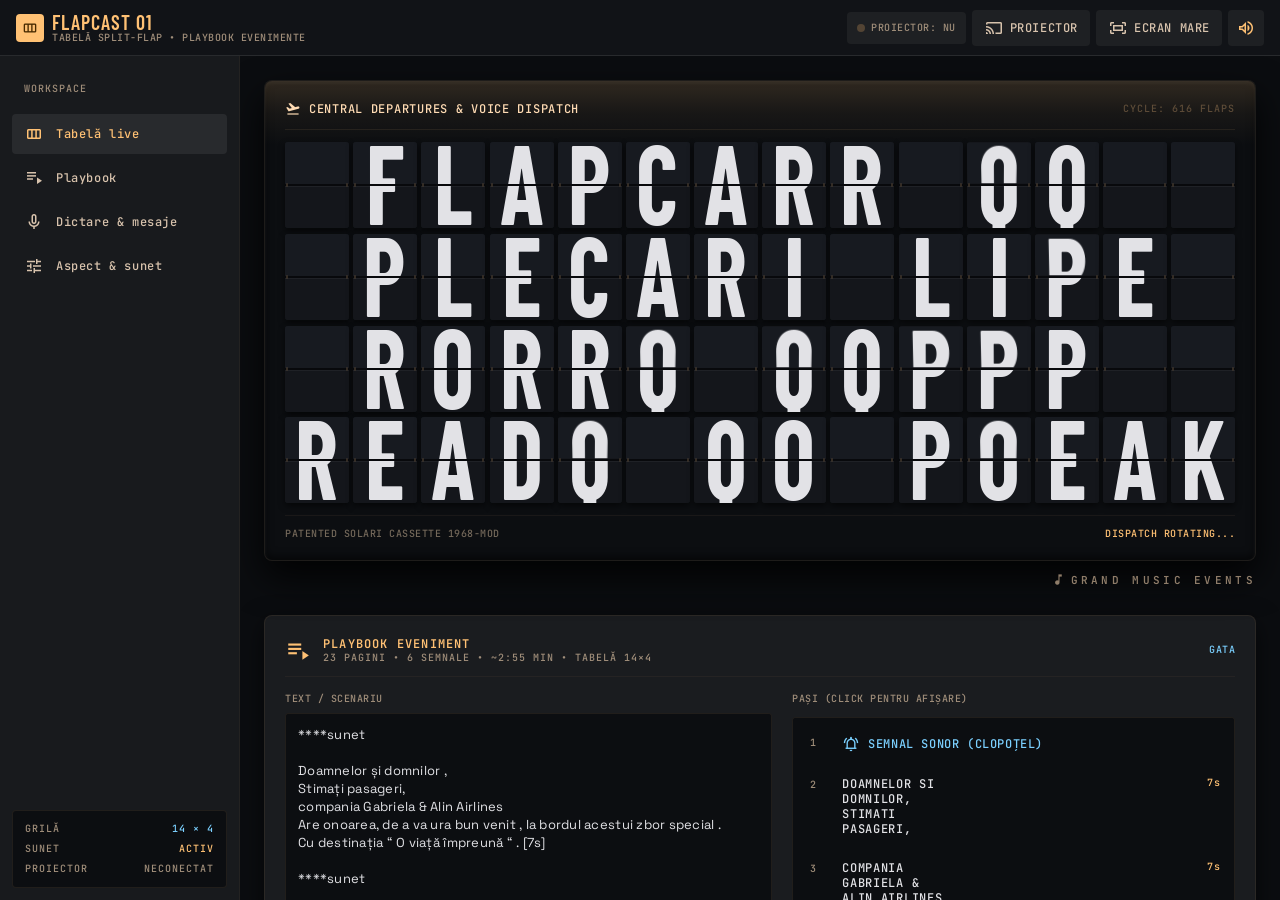
<file: index.html>
<!DOCTYPE html>
<html class="dark" lang="ro" data-theme="solari">
<head>
<meta charset="utf-8"/>
<meta name="viewport" content="width=device-width, initial-scale=1.0, viewport-fit=cover"/>
<title>FlapCast 01 – Tabelă Split-Flap</title>
<link rel="icon" href="data:image/svg+xml,%3Csvg xmlns='http://www.w3.org/2000/svg' viewBox='0 0 32 32'%3E%3Crect width='32' height='32' rx='6' fill='%23171a20'/%3E%3Crect x='4' y='4' width='24' height='11' rx='2' fill='%23282a2d'/%3E%3Crect x='4' y='17' width='24' height='11' rx='2' fill='%231e2023'/%3E%3Ctext x='16' y='25' font-family='Arial' font-weight='700' font-size='18' text-anchor='middle' fill='%23ffc174'%3EF%3C/text%3E%3C/svg%3E"/>
<link rel="stylesheet" href="css/fonts.css"/>
<link rel="stylesheet" href="css/app.css"/>
</head>
<body class="bg-[#0b0d10] text-on-surface font-body-md text-body-md min-h-screen lg:h-screen lg:overflow-hidden flex flex-col select-none">

<!-- ================= APP HEADER ================= -->
<header class="fc-app-header h-14 shrink-0 bg-[#111317] border-b border-[#282a2d] flex items-center justify-between px-3 sm:px-4 z-40 sticky top-0">
  <div class="flex items-center gap-2 min-w-0">
    <div class="w-7 h-7 rounded-lg bg-primary flex items-center justify-center shadow-sm shrink-0">
      <span class="material-symbols-outlined text-[18px] text-on-primary">view_column</span>
    </div>
    <div class="flex flex-col min-w-0">
      <span class="font-headline-sm text-headline-sm tracking-wider uppercase text-primary leading-none">FlapCast 01</span>
      <span class="font-label-sm text-label-sm text-outline uppercase tracking-wider truncate">Tabelă Split-Flap • Playbook evenimente</span>
    </div>
  </div>
  <div class="flex items-center gap-1.5">
    <span class="hidden sm:flex items-center gap-1.5 px-2.5 h-8 rounded-lg bg-surface-container font-label-sm text-label-sm uppercase tracking-wider text-outline" id="projectorStatus">
      <span class="w-2 h-2 rounded-full bg-outline-variant" id="projectorLed"></span><span id="projectorLabel">Proiector: nu</span>
    </span>
    <button class="h-9 w-9 sm:w-auto sm:px-3 rounded-lg bg-surface-container hover:bg-surface-container-high text-on-surface-variant hover:text-primary flex items-center justify-center gap-1.5 transition-colors" id="projectorBtn" title="Deschide o fereastră separată pentru proiector / ecranul mare">
      <span class="material-symbols-outlined text-[20px]">cast</span><span class="hidden md:inline font-label-md text-label-md uppercase tracking-wider">Proiector</span>
    </button>
    <button class="h-9 w-9 sm:w-auto sm:px-3 rounded-lg bg-surface-container hover:bg-surface-container-high text-on-surface-variant hover:text-primary flex items-center justify-center gap-1.5 transition-colors" id="presentBtn" title="Ecran mare (F)">
      <span class="material-symbols-outlined text-[20px]">fit_screen</span><span class="hidden md:inline font-label-md text-label-md uppercase tracking-wider">Ecran mare</span>
    </button>
    <button aria-label="Sunet pornit / oprit" class="h-9 w-9 rounded-lg bg-surface-container hover:bg-surface-container-high text-primary flex items-center justify-center transition-colors" id="topSoundToggleBtn" title="Sunet pornit / oprit">
      <span class="material-symbols-outlined text-[20px]" id="topSoundIcon">volume_up</span>
    </button>
  </div>
</header>

<div class="flex flex-1 min-h-0">
  <!-- ================= SIDEBAR (laptop) ================= -->
  <aside class="hidden lg:flex w-60 shrink-0 bg-surface-container-low/90 border-r border-outline-variant/20 flex-col justify-between p-3">
    <nav class="flex flex-col gap-1" id="sideNav">
      <div class="px-3 py-2 mb-1"><span class="font-label-sm text-label-sm uppercase tracking-widest text-outline">Workspace</span></div>
      <button class="fc-nav flex items-center gap-3 px-3 py-2.5 rounded-lg font-label-md text-label-md tracking-wider transition-all text-on-surface-variant hover:text-primary hover:bg-surface-container" data-nav="sec-board"><span class="material-symbols-outlined text-[20px]">view_column</span><span>Tabelă live</span></button>
      <button class="fc-nav flex items-center gap-3 px-3 py-2.5 rounded-lg font-label-md text-label-md tracking-wider transition-all text-on-surface-variant hover:text-primary hover:bg-surface-container" data-nav="sec-playbook"><span class="material-symbols-outlined text-[20px]">playlist_play</span><span>Playbook</span></button>
      <button class="fc-nav flex items-center gap-3 px-3 py-2.5 rounded-lg font-label-md text-label-md tracking-wider transition-all text-on-surface-variant hover:text-primary hover:bg-surface-container" data-nav="sec-dictate"><span class="material-symbols-outlined text-[20px]">mic</span><span>Dictare & mesaje</span></button>
      <button class="fc-nav flex items-center gap-3 px-3 py-2.5 rounded-lg font-label-md text-label-md tracking-wider transition-all text-on-surface-variant hover:text-primary hover:bg-surface-container" data-nav="sec-config"><span class="material-symbols-outlined text-[20px]">tune</span><span>Aspect & sunet</span></button>
    </nav>
    <div class="p-3 rounded-lg bg-surface-container-lowest border border-outline-variant/30 flex flex-col gap-2">
      <div class="flex items-center justify-between">
        <span class="font-label-sm text-label-sm text-outline">GRILĂ</span>
        <span class="font-label-sm text-label-sm text-secondary" id="sidebarGrid">14 × 4</span>
      </div>
      <div class="flex items-center justify-between">
        <span class="font-label-sm text-label-sm text-outline">SUNET</span>
        <span class="font-label-sm text-label-sm text-primary" id="sidebarSoundStatus">ACTIV</span>
      </div>
      <div class="flex items-center justify-between">
        <span class="font-label-sm text-label-sm text-outline">PROIECTOR</span>
        <span class="font-label-sm text-label-sm text-outline" id="sidebarProjector">NECONECTAT</span>
      </div>
    </div>
  </aside>

  <!-- ================= MAIN ================= -->
  <main class="flex-1 min-w-0 lg:overflow-y-auto p-3 sm:p-5 lg:p-6 pb-28 lg:pb-8 flex flex-col gap-5 lg:gap-6" id="mainScroll">

    <!-- ===== BOARD ===== -->
    <section id="sec-board" class="fc-section">
      <div class="fc-chassis relative w-full rounded-xl p-3 sm:p-5 overflow-hidden mx-auto">
        <div class="absolute inset-x-0 top-0 h-16 bg-gradient-to-b from-primary/15 via-primary/5 to-transparent pointer-events-none"></div>
        <div class="fc-chassis-head flex items-center justify-between gap-3 pb-2 sm:pb-3 mb-2 sm:mb-3 border-b border-outline-variant/30">
          <div class="flex items-center gap-2 min-w-0">
            <span class="material-symbols-outlined text-[16px] fc-accent shrink-0">flight_takeoff</span>
            <span class="font-label-sm text-label-sm sm:font-label-md sm:text-label-md tracking-widest uppercase fc-accent truncate" id="boardTitle">CENTRAL DEPARTURES &amp; VOICE DISPATCH</span>
          </div>
          <span class="font-label-sm text-label-sm text-outline-variant uppercase shrink-0" id="flipCountBadge">CYCLE: 0 FLAPS</span>
        </div>
        <div class="fc-matrix flex flex-col w-full" id="splitFlapMatrix"></div>
        <div class="fc-chassis-foot flex items-center justify-between gap-3 pt-2 sm:pt-3 mt-2 sm:mt-3 border-t border-outline-variant/20">
          <span class="font-label-sm text-label-sm tracking-wider text-outline/70 uppercase truncate" id="boardFooter">PATENTED SOLARI CASSETTE 1968-MOD</span>
          <span class="font-label-sm text-label-sm tracking-wider text-primary/70 shrink-0" id="matrixStateLabel">STATIONARY IDLE</span>
        </div>
      </div>
      <div class="fc-brand" id="brandMark"><span class="material-symbols-outlined">music_note</span><span id="brandText">GRAND MUSIC EVENTS</span></div>
    </section>

    <!-- ===== PLAYBOOK ===== -->
    <section id="sec-playbook" class="fc-section">
      <div class="p-4 sm:p-5 rounded-xl bg-surface-container-low border border-outline-variant/30 shadow-[0_8px_24px_rgba(0,0,0,0.6)] flex flex-col gap-4">
        <div class="flex flex-wrap items-center justify-between gap-2 border-b border-outline-variant/20 pb-3">
          <div class="flex items-center gap-3">
            <span class="material-symbols-outlined text-primary text-[26px]">playlist_play</span>
            <div class="flex flex-col">
              <span class="font-label-md text-label-md uppercase text-primary tracking-widest font-semibold">Playbook eveniment</span>
              <span class="font-label-sm text-label-sm text-outline" id="fc-summary">—</span>
            </div>
          </div>
          <span class="font-label-sm text-label-sm text-secondary uppercase tracking-wider" id="fc-status">GATA</span>
        </div>

        <div class="grid grid-cols-1 xl:grid-cols-[1.1fr_1fr] gap-5">
          <!-- Script editor -->
          <div class="flex flex-col gap-2 min-w-0">
            <div class="flex items-center justify-between gap-2">
              <span class="font-label-sm text-label-sm uppercase text-outline tracking-wider">Text / scenariu</span>
              <span class="font-label-sm text-label-sm text-primary truncate" id="fc-interim"></span>
            </div>
            <textarea id="fc-script" rows="15" spellcheck="false"
              class="w-full bg-surface-container-lowest rounded-lg p-3 font-body-sm text-body-sm text-on-surface border border-outline-variant/30 focus:outline-none focus:border-primary/60 resize-y select-text"
              placeholder="Scrie sau lipește textul aici.&#10;Rând gol = pagină nouă.&#10;*** sunet = semnal sonor."></textarea>
            <div class="flex flex-wrap gap-2">
              <button class="fc-btn" id="fc-dictate" title="Dictează text în editor"><span class="material-symbols-outlined text-[20px]">mic</span><span id="fc-dictate-label">Dictează</span></button>
              <button class="fc-btn" id="fc-sound-insert" title="Inserează semnal sonor la cursor"><span class="material-symbols-outlined text-[20px]">notifications_active</span><span>+ Sunet</span></button>
              <button class="fc-btn" id="fc-pause-insert" title="Inserează o pauză cu tabela goală"><span class="material-symbols-outlined text-[20px]">hourglass_empty</span><span>+ Pauză</span></button>
              <button class="fc-btn" id="fc-open" title="Deschide proiect (.flapcast.json) sau text (.txt)"><span class="material-symbols-outlined text-[20px]">folder_open</span><span>Deschide</span></button>
              <button class="fc-btn" id="fc-save-project" title="Salvează tot: text, setări, sunete – pentru alt calculator"><span class="material-symbols-outlined text-[20px]">save</span><span>Salvează proiect</span></button>
              <button class="fc-btn" id="fc-save-txt" title="Salvează doar textul"><span class="material-symbols-outlined text-[20px]">download</span><span>.txt</span></button>
              <button class="fc-btn" id="fc-example" title="Încarcă textul exemplu"><span class="material-symbols-outlined text-[20px]">auto_stories</span><span>Exemplu</span></button>
              <input type="file" id="fc-file" accept=".txt,.json,text/plain,application/json" class="hidden"/>
            </div>
            <details class="rounded-lg bg-surface-container-lowest border border-outline-variant/30 px-3 py-2 text-on-surface-variant">
              <summary class="cursor-pointer font-label-md text-label-md uppercase tracking-wider text-outline">Cum scriu scenariul?</summary>
              <div class="font-body-sm text-body-sm leading-relaxed pt-2 flex flex-col gap-1 select-text">
                <p><code class="text-primary">Rând gol</code> → pagină nouă. Frazele lungi se împart singure pe pagini.</p>
                <p><code class="text-primary">*** sunet</code> → clopoțel de aeroport. <code class="text-primary">*** sunet avion</code> → sunetul tău încărcat cu numele „avion”.</p>
                <p><code class="text-primary">[8s]</code> într-un paragraf → paginile lui stau 8 secunde pe ecran.</p>
                <p><code class="text-primary">[pauză 3]</code> pe un rând → tabela goală 3 secunde.</p>
              </div>
            </details>
          </div>

          <!-- Steps + transport -->
          <div class="flex flex-col gap-3 min-w-0">
            <span class="font-label-sm text-label-sm uppercase text-outline tracking-wider">Pași (click pentru afișare)</span>
            <div id="fc-steps" class="fc-scroll flex flex-col gap-1.5 overflow-y-auto pr-1 bg-surface-container-lowest rounded-lg p-2 border border-outline-variant/30 max-h-[320px] min-h-[120px]"></div>
            <div class="flex flex-wrap items-center gap-2">
              <button class="fc-btn" id="fc-prev" title="Pasul anterior (←)"><span class="material-symbols-outlined text-[20px]">skip_previous</span></button>
              <button class="h-10 px-5 rounded-lg bg-primary text-on-primary hover:bg-primary-fixed flex items-center gap-1.5 font-headline-sm text-headline-sm uppercase tracking-wider shadow-md active:scale-95 transition-all" id="fc-play" title="Pornește / Pauză (Spațiu)"><span class="material-symbols-outlined text-[20px]" id="fc-play-icon">play_arrow</span><span id="fc-play-label">Pornește</span></button>
              <button class="fc-btn" id="fc-next" title="Pasul următor (→)"><span class="material-symbols-outlined text-[20px]">skip_next</span></button>
              <button class="fc-btn" id="fc-stop" title="Oprește și golește tabela"><span class="material-symbols-outlined text-[20px]">stop</span></button>
            </div>
            <div class="flex flex-col gap-2 bg-surface-container-lowest rounded-lg p-3 border border-outline-variant/30">
              <div class="flex items-center justify-between text-outline">
                <span class="font-label-sm text-label-sm uppercase tracking-wider">Viteză playbook</span>
                <span class="font-label-sm text-label-sm text-primary font-bold" id="fc-hold-label">×1.0 normal</span>
              </div>
              <input type="range" id="fc-hold" min="0.5" max="2.5" step="0.1" value="1" class="w-full accent-primary h-1.5 cursor-pointer" title="Mai mare = paginile trec mai repede"/>
              <div class="flex justify-between font-label-sm text-label-sm text-outline-variant uppercase"><span>mai lent</span><span>mai rapid</span></div>
              <div class="flex flex-wrap gap-x-4 gap-y-2 pt-1">
                <label class="fc-check"><input type="checkbox" id="fc-center" checked/> Centrează textul</label>
                <label class="fc-check"><input type="checkbox" id="fc-loop"/> Repetă în buclă</label>
              </div>
            </div>
          </div>
        </div>

        <!-- Voice / Sounds / Video -->
        <div class="grid grid-cols-1 md:grid-cols-2 2xl:grid-cols-3 gap-4">
          <!-- Voice -->
          <div class="flex flex-col gap-3 bg-surface-container-lowest rounded-lg p-3 border border-outline-variant/30">
            <div class="flex items-center justify-between">
              <span class="flex items-center gap-2 font-label-md text-label-md uppercase tracking-wider text-primary"><span class="material-symbols-outlined text-[20px]">record_voice_over</span>Voce anunț</span>
              <label class="fc-check"><input type="checkbox" id="fc-voice-on"/> Citește paginile</label>
            </div>
            <select id="fc-voice-select" class="fc-input"></select>
            <div class="flex items-center gap-3">
              <span class="font-label-sm text-label-sm text-outline uppercase w-16">Viteză</span>
              <input type="range" id="fc-voice-rate" min="0.6" max="1.4" step="0.05" value="0.9" class="w-full accent-primary h-1.5 cursor-pointer"/>
              <span class="font-label-sm text-label-sm text-primary w-12 text-right" id="fc-voice-rate-label">×0.90</span>
            </div>
            <button class="fc-btn" id="fc-voice-test"><span class="material-symbols-outlined text-[20px]">campaign</span><span>Testează vocea</span></button>
            <p class="font-body-sm text-body-sm text-outline leading-snug" id="fc-voice-note">Vocea folosește vocile instalate în Windows / browser. Nu intră în înregistrarea video.</p>
          </div>

          <!-- Sounds & music -->
          <div class="flex flex-col gap-3 bg-surface-container-lowest rounded-lg p-3 border border-outline-variant/30">
            <div class="flex items-center justify-between">
              <span class="flex items-center gap-2 font-label-md text-label-md uppercase tracking-wider text-primary"><span class="material-symbols-outlined text-[20px]">library_music</span>Sunete proprii</span>
              <button class="fc-btn !h-8" id="fc-sound-add"><span class="material-symbols-outlined text-[18px]">add</span><span>Adaugă</span></button>
              <input type="file" id="fc-sound-file" accept="audio/*" multiple class="hidden"/>
            </div>
            <div id="fc-sound-list" class="fc-scroll flex flex-col gap-1 max-h-[132px] overflow-y-auto"></div>
            <div class="flex flex-col gap-2 pt-2 border-t border-outline-variant/20">
              <label class="fc-check"><input type="checkbox" id="fc-music-on"/> Muzică de fundal în timpul playbook-ului</label>
              <select id="fc-music-select" class="fc-input"></select>
              <div class="flex items-center gap-3">
                <span class="font-label-sm text-label-sm text-outline uppercase w-16">Volum</span>
                <input type="range" id="fc-music-volume" min="0.05" max="1" step="0.05" value="0.35" class="w-full accent-primary h-1.5 cursor-pointer"/>
                <span class="font-label-sm text-label-sm text-primary w-12 text-right" id="fc-music-volume-label">35%</span>
              </div>
            </div>
          </div>

          <!-- Video -->
          <div class="flex flex-col gap-3 bg-surface-container-lowest rounded-lg p-3 border border-outline-variant/30 md:col-span-2 2xl:col-span-1">
            <span class="flex items-center gap-2 font-label-md text-label-md uppercase tracking-wider text-primary"><span class="material-symbols-outlined text-[20px]">movie</span>Video pentru ecrane mari</span>
            <div class="flex items-center gap-1 bg-surface-container p-1 rounded-lg" id="fc-rec-res">
              <button class="fc-seg" data-res="1080">Full HD 1080p</button>
              <button class="fc-seg" data-res="2160">4K 2160p</button>
            </div>
            <label class="fc-check"><input type="checkbox" id="fc-rec-title" checked/> Include titlul tabelei în video</label>
            <button class="h-11 px-4 rounded-lg bg-error-container/70 hover:bg-error-container text-on-error-container flex items-center justify-center gap-2 font-headline-sm text-headline-sm uppercase tracking-wider transition-colors" id="fc-record">
              <span class="material-symbols-outlined text-[20px]">radio_button_checked</span><span id="fc-record-label">Înregistrează video</span>
            </button>
            <p class="font-body-sm text-body-sm text-outline leading-snug" id="fc-rec-note">Video-ul se generează direct la rezoluția aleasă, cu sunetele tabelei, clopoțelul, sunetele proprii și muzica. Ține fila deschisă în prim-plan cât înregistrează.</p>
          </div>
        </div>
      </div>
    </section>

    <!-- ===== DICTATION & MESSAGES ===== -->
    <section id="sec-dictate" class="fc-section">
      <div class="p-4 sm:p-5 rounded-xl bg-surface-container-low border border-outline-variant/30 shadow-[0_8px_24px_rgba(0,0,0,0.5)] flex flex-col gap-4 relative overflow-hidden">
        <div class="absolute -right-12 -top-12 w-48 h-48 rounded-full bg-primary/0 blur-2xl transition-all duration-500 pointer-events-none" id="micPulsarRing"></div>
        <div class="flex items-center justify-between gap-2">
          <span class="font-label-sm text-label-sm uppercase text-outline tracking-wider flex items-center gap-1.5"><span class="w-2 h-2 rounded-full bg-secondary animate-pulse"></span>Mesaj direct pe tabelă</span>
          <span class="font-label-sm text-label-sm text-secondary uppercase text-right" id="speechConfidence">GATA DE TRANSMISIE</span>
        </div>
        <div class="flex flex-col sm:flex-row items-stretch sm:items-center gap-3">
          <button aria-label="Pornește dictarea" class="relative group shrink-0 px-5 py-3 rounded-xl bg-gradient-to-b from-surface-container-high to-surface-container active:translate-y-0.5 shadow-[0_6px_0_#0c0e11,0_12px_20px_rgba(0,0,0,0.6)] transition-all flex items-center gap-3" id="voiceDictateBtn">
            <div class="w-3 h-3 rounded-full bg-outline-variant shadow-inner transition-colors duration-300" id="micIndicatorPip"></div>
            <span class="material-symbols-outlined text-[24px] text-primary group-hover:scale-110 transition-transform" id="micIcon">mic</span>
            <div class="flex flex-col text-left">
              <span class="font-headline-sm text-headline-sm uppercase tracking-wider text-primary leading-none" id="micPrimaryText">Apasă &amp; vorbește</span>
              <span class="font-label-sm text-label-sm text-outline uppercase tracking-wider" id="micSubText">Română / English</span>
            </div>
            <span class="hidden absolute inset-0 rounded-xl bg-primary-container/20 animate-ping pointer-events-none" id="micActivePulse"></span>
          </button>
          <div class="w-full flex flex-col min-w-0 bg-surface-container-lowest p-3 rounded-lg shadow-inner min-h-[64px] justify-center">
            <p class="font-body-md text-body-md text-on-surface line-clamp-2 italic" id="liveTranscriptDisplay">"Apasă microfonul sau alege un mesaj rapid mai jos..."</p>
          </div>
        </div>
        <div class="flex flex-col gap-2" id="sec-presets">
          <span class="font-label-sm text-label-sm uppercase text-outline tracking-wider">Mesaje rapide</span>
          <div class="flex flex-wrap gap-1.5">
            <button class="preset-chip px-3 py-1.5 rounded-lg bg-surface-container hover:bg-surface-container-high text-primary font-label-md text-label-md uppercase tracking-wider transition-all shadow-sm active:translate-y-0.5" data-text="BUN VENIT LA BORD!">Bun venit la bord!</button>
            <button class="preset-chip px-3 py-1.5 rounded-lg bg-surface-container hover:bg-surface-container-high text-on-surface font-label-md text-label-md uppercase tracking-wider transition-all shadow-sm active:translate-y-0.5" data-text="SOSIRI BUCUREȘTI•RO642 OTP">Sosiri București</button>
            <button class="preset-chip px-3 py-1.5 rounded-lg bg-surface-container hover:bg-surface-container-high text-secondary font-label-md text-label-md uppercase tracking-wider transition-all shadow-sm active:translate-y-0.5" data-text="POARTA 12•ÎMBARCARE IMEDIATĂ">Poarta 12</button>
            <button class="preset-chip px-3 py-1.5 rounded-lg bg-surface-container hover:bg-surface-container-high text-primary-fixed-dim font-label-md text-label-md uppercase tracking-wider transition-all shadow-sm active:translate-y-0.5" data-text="VĂ DORIM UN ZBOR LIN!">Zbor lin!</button>
            <button class="preset-chip px-3 py-1.5 rounded-lg bg-surface-container hover:bg-surface-container-high text-on-surface font-label-md text-label-md uppercase tracking-wider transition-all shadow-sm active:translate-y-0.5" data-text="PAUZĂ•REVENIM ÎN 10 MINUTE">Pauză 10 min</button>
          </div>
        </div>
        <div class="flex items-center gap-2 bg-surface-container-lowest p-1 rounded-xl shadow-inner border border-outline-variant/30">
          <span class="material-symbols-outlined text-[18px] text-outline pl-3">keyboard</span>
          <input class="w-full bg-transparent px-2 py-2 font-label-md text-label-md text-on-surface placeholder:text-outline-variant focus:outline-none uppercase select-text" id="manualInput" maxlength="200" placeholder="Tastează un mesaj..." type="text"/>
          <button class="px-4 py-2 rounded-lg bg-primary text-on-primary font-headline-sm text-headline-sm uppercase tracking-wider hover:bg-primary-fixed transition-colors shrink-0 shadow-md active:scale-95" id="dispatchManualBtn">Afișează</button>
        </div>
      </div>
    </section>

    <!-- ===== LOOK & SOUND CONFIG ===== -->
    <section id="sec-config" class="fc-section grid grid-cols-1 xl:grid-cols-2 gap-5">
      <!-- Look -->
      <div class="p-4 sm:p-5 rounded-xl bg-surface-container-low border border-outline-variant/30 shadow-[0_8px_24px_rgba(0,0,0,0.6)] flex flex-col gap-4">
        <span class="flex items-center gap-2 font-label-md text-label-md uppercase tracking-widest text-primary font-semibold border-b border-outline-variant/20 pb-3"><span class="material-symbols-outlined text-[20px]">palette</span>Aspect tabelă</span>
        <label class="flex flex-col gap-1">
          <span class="font-label-sm text-label-sm uppercase text-outline tracking-wider">Titlu tabelă</span>
          <input id="setTitle" class="fc-input" maxlength="60" placeholder="GABRIELA & ALIN AIRLINES • ZBOR SPECIAL"/>
        </label>
        <label class="flex flex-col gap-1">
          <span class="font-label-sm text-label-sm uppercase text-outline tracking-wider">Text subsol</span>
          <input id="setFooter" class="fc-input" maxlength="60" placeholder="DESTINAȚIA: O VIAȚĂ ÎMPREUNĂ"/>
        </label>
        <div class="flex flex-col gap-1">
          <span class="font-label-sm text-label-sm uppercase text-outline tracking-wider">Semnătură pe ecranul mare (colț dreapta-jos)</span>
          <div class="flex items-center gap-3">
            <input id="setBrand" class="fc-input" maxlength="40" placeholder="GRAND MUSIC EVENTS"/>
            <label class="fc-check shrink-0"><input type="checkbox" id="setBrandOn" checked/> Afișează</label>
          </div>
        </div>
        <div class="flex flex-col gap-1">
          <span class="font-label-sm text-label-sm uppercase text-outline tracking-wider">Temă</span>
          <div class="grid grid-cols-2 sm:grid-cols-4 gap-2" id="themePicker">
            <button class="fc-theme-btn" data-theme="solari"><span class="fc-swatch" style="background:#171a20;color:#e2e2e6">A</span>Solari clasic</button>
            <button class="fc-theme-btn" data-theme="gold"><span class="fc-swatch" style="background:#1a1712;color:#e8c77a">A</span>Auriu nuntă</button>
            <button class="fc-theme-btn" data-theme="cream"><span class="fc-swatch" style="background:#f3ece0;color:#3a2f26">A</span>Crem elegant</button>
            <button class="fc-theme-btn" data-theme="airport"><span class="fc-swatch" style="background:#0f1d3a;color:#ffd23f">A</span>Aeroport</button>
          </div>
        </div>
        <div class="grid grid-cols-1 sm:grid-cols-2 gap-3">
          <label class="flex flex-col gap-1">
            <span class="font-label-sm text-label-sm uppercase text-outline tracking-wider">Mărime tabelă (coloane × rânduri)</span>
            <select id="setGrid" class="fc-input">
              <option value="14x4">14 × 4 – clasic</option>
              <option value="16x5">16 × 5</option>
              <option value="20x5">20 × 5 – ecran lat 16:9</option>
              <option value="24x6">24 × 6 – ecran lat, text mult</option>
              <option value="12x3">12 × 3 – litere foarte mari</option>
            </select>
          </label>
          <div class="flex flex-col gap-2 justify-end">
            <label class="fc-check"><input type="checkbox" id="setDiacritics"/> Diacritice pe tabelă (Ă Â Î Ș Ț)</label>
            <span class="font-body-sm text-body-sm text-outline leading-snug">Cu diacritice, toate literele devin ~25% mai mici ca să încapă căciulițele.</span>
          </div>
        </div>
      </div>

      <!-- Sound & mechanics -->
      <div class="p-4 sm:p-5 rounded-xl bg-surface-container-low border border-outline-variant/30 shadow-[0_8px_24px_rgba(0,0,0,0.6)] flex flex-col gap-4">
        <div class="flex items-center justify-between border-b border-outline-variant/20 pb-3">
          <div class="flex items-center gap-3">
            <span class="w-3 h-3 rounded-full bg-primary shadow-[0_0_8px_#ffc174]" id="audioStatusLed"></span>
            <span class="font-label-md text-label-md uppercase text-primary tracking-widest font-semibold">Sunet Solari & mecanică</span>
          </div>
          <div class="flex items-end gap-1 h-6 px-2.5 py-1 rounded bg-surface-container-lowest border border-outline-variant/30" id="vuMeterContainer">
            <div class="w-1 bg-primary/40 rounded-full h-1 transition-all duration-75" id="vuBar1"></div>
            <div class="w-1 bg-primary/50 rounded-full h-1.5 transition-all duration-75" id="vuBar2"></div>
            <div class="w-1 bg-primary rounded-full h-2.5 transition-all duration-75" id="vuBar3"></div>
            <div class="w-1 bg-secondary rounded-full h-2 transition-all duration-75" id="vuBar4"></div>
            <div class="w-1 bg-secondary rounded-full h-1 transition-all duration-75" id="vuBar5"></div>
          </div>
        </div>
        <div class="grid grid-cols-1 sm:grid-cols-2 gap-3">
          <button class="h-11 px-4 rounded-lg bg-gradient-to-r from-primary-container to-primary text-on-primary font-headline-sm text-headline-sm uppercase tracking-wider flex items-center justify-center gap-2 shadow-[0_4px_12px_rgba(245,158,11,0.25)] hover:brightness-110 active:scale-95 transition-all" id="testSoundBtn">
            <span class="material-symbols-outlined text-[20px]">graphic_eq</span><span>Testează sunetul</span>
          </button>
          <div class="flex items-center gap-1 bg-surface-container-lowest p-1 rounded-lg border border-outline-variant/30 h-11">
            <button class="sound-mode-btn fc-seg" data-mode="solari">Solari 1968</button>
            <button class="sound-mode-btn fc-seg" data-mode="studio">Studio</button>
            <button class="sound-mode-btn fc-seg" data-mode="soft">Soft</button>
          </div>
        </div>
        <div class="flex items-center gap-3 bg-surface-container-lowest px-4 py-2.5 rounded-lg border border-outline-variant/30">
          <button aria-label="Sunet pornit / oprit" class="text-primary hover:text-primary-fixed transition-colors flex items-center" id="audioConsoleMuteBtn"><span class="material-symbols-outlined text-[20px]" id="audioConsoleMuteIcon">volume_up</span></button>
          <input aria-label="Volum general" class="w-full accent-primary h-1.5 cursor-pointer" id="masterVolumeSlider" max="100" min="0" type="range" value="85"/>
          <span class="font-label-sm text-label-sm text-outline w-10 text-right font-mono" id="volumePercentDisplay">85%</span>
        </div>
        <div class="grid grid-cols-1 sm:grid-cols-2 gap-3">
          <div class="p-3 rounded-lg bg-surface-container-lowest border border-outline-variant/30 flex flex-col gap-2">
            <div class="flex items-center justify-between text-outline">
              <span class="font-label-sm text-label-sm uppercase tracking-wider">Viteză rotire</span>
              <span class="font-label-sm text-label-sm text-primary uppercase font-bold" id="speedValueLabel">REALISTĂ (45MS)</span>
            </div>
            <div class="flex items-center gap-3">
              <span class="material-symbols-outlined text-[16px] text-outline">slow_motion_video</span>
              <input class="w-full accent-primary h-1.5 cursor-pointer" id="speedSlider" max="120" min="15" step="5" type="range" value="45"/>
              <span class="material-symbols-outlined text-[16px] text-outline">bolt</span>
            </div>
          </div>
          <div class="p-3 rounded-lg bg-surface-container-lowest border border-outline-variant/30 flex items-center justify-between gap-3">
            <div class="flex flex-col">
              <span class="font-label-sm text-label-sm uppercase tracking-wider text-outline">Reset tabelă</span>
              <span class="font-label-sm text-label-sm text-outline-variant">Golește toate plăcuțele</span>
            </div>
            <button class="px-4 py-2 rounded-lg bg-surface-container-high hover:bg-surface-container text-error font-label-md text-label-md uppercase tracking-wider transition-colors flex items-center gap-2" id="clearBoardBtn">
              <span class="material-symbols-outlined text-[16px]">backspace</span>Reset
            </button>
          </div>
        </div>
      </div>
    </section>

    <p class="font-body-sm text-body-sm text-outline leading-snug px-1">
      Taste: <b class="text-on-surface">Spațiu</b> pornește / pauză playbook • <b class="text-on-surface">← →</b> pas anterior / următor • <b class="text-on-surface">F</b> ecran mare • <b class="text-on-surface">Esc</b> ieșire.
      Inspirat de tabelele electromecanice <b class="text-on-surface">Solari di Udine</b>.
    </p>
  </main>
</div>

<!-- ================= BOTTOM NAV (phone / tablet) ================= -->
<nav class="lg:hidden fixed bottom-0 inset-x-0 z-40 bg-surface-container-lowest/95 backdrop-blur-xl shadow-[0_-4px_24px_rgba(0,0,0,0.7)] fc-safe-bottom" id="bottomNav">
  <div class="h-16 px-1 flex justify-around items-center">
    <button class="fc-nav flex flex-col items-center justify-center flex-1 h-12 rounded-lg transition-all text-on-surface-variant" data-nav="sec-board"><span class="material-symbols-outlined text-[22px]">view_column</span><span class="font-label-sm text-label-sm uppercase mt-0.5 tracking-wider">Tabelă</span></button>
    <button class="fc-nav flex flex-col items-center justify-center flex-1 h-12 rounded-lg transition-all text-on-surface-variant" data-nav="sec-playbook"><span class="material-symbols-outlined text-[22px]">playlist_play</span><span class="font-label-sm text-label-sm uppercase mt-0.5 tracking-wider">Playbook</span></button>
    <button class="fc-nav flex flex-col items-center justify-center flex-1 h-12 rounded-lg transition-all text-on-surface-variant" data-nav="sec-dictate"><span class="material-symbols-outlined text-[22px]">mic</span><span class="font-label-sm text-label-sm uppercase mt-0.5 tracking-wider">Dictare</span></button>
    <button class="fc-nav flex flex-col items-center justify-center flex-1 h-12 rounded-lg transition-all text-on-surface-variant" data-nav="sec-config"><span class="material-symbols-outlined text-[22px]">tune</span><span class="font-label-sm text-label-sm uppercase mt-0.5 tracking-wider">Config</span></button>
  </div>
</nav>

<!-- ================= PRESENTATION CONTROLS ================= -->
<div id="fc-present-bar" class="items-center gap-2 px-3 py-2 rounded-xl bg-surface-container-low/95 border border-outline-variant/30 shadow-[0_8px_24px_rgba(0,0,0,0.7)] backdrop-blur">
  <button class="fc-btn" data-act="prev"><span class="material-symbols-outlined text-[20px]">skip_previous</span></button>
  <button class="fc-btn text-primary" data-act="play"><span class="material-symbols-outlined text-[20px]" id="fc-bar-play-icon">play_arrow</span></button>
  <button class="fc-btn" data-act="next"><span class="material-symbols-outlined text-[20px]">skip_next</span></button>
  <span class="font-label-md text-label-md text-outline px-2 tracking-wider" id="fc-bar-counter">—</span>
  <button class="fc-btn" data-act="exit"><span class="material-symbols-outlined text-[20px]">close_fullscreen</span><span>Ieșire</span></button>
</div>

<!-- ================= PROJECTOR WINDOW START OVERLAY ================= -->
<div id="displayOverlay" class="hidden fixed inset-0 z-[10000] bg-black/85 flex-col items-center justify-center gap-4 text-center p-6 cursor-pointer">
  <span class="material-symbols-outlined text-primary text-[64px]">cast_connected</span>
  <span class="font-headline-md text-headline-md uppercase tracking-widest text-primary">Fereastră proiector</span>
  <span class="font-body-lg text-body-lg text-on-surface max-w-xl">Mută fereastra pe proiector / ecranul mare, apoi <b>fă click oriunde</b> aici: pornește sunetul și ecranul complet.</span>
  <span class="font-label-md text-label-md text-outline uppercase tracking-wider">Controlul se face din fereastra principală</span>
</div>

<!-- ================= RECORDING OVERLAY ================= -->
<div id="recOverlay" class="hidden fixed bottom-4 right-4 z-[10001] items-center gap-3 px-4 py-3 rounded-xl bg-surface-container-low border border-error/50 shadow-[0_8px_24px_rgba(0,0,0,0.7)]">
  <span class="w-3 h-3 rounded-full bg-error animate-pulse"></span>
  <div class="flex flex-col">
    <span class="font-label-md text-label-md uppercase tracking-wider text-error" id="recTime">REC 00:00</span>
    <span class="font-label-sm text-label-sm text-outline" id="recInfo">Nu schimba fila cât înregistrează</span>
  </div>
  <button class="fc-btn" id="recStopBtn"><span class="material-symbols-outlined text-[20px]">stop</span><span>Oprește</span></button>
</div>

<script src="js/board.js"></script>
<script src="js/app.js"></script>
<script src="js/video.js"></script>
<script src="js/playbook.js"></script>
</body>
</html>
</file>
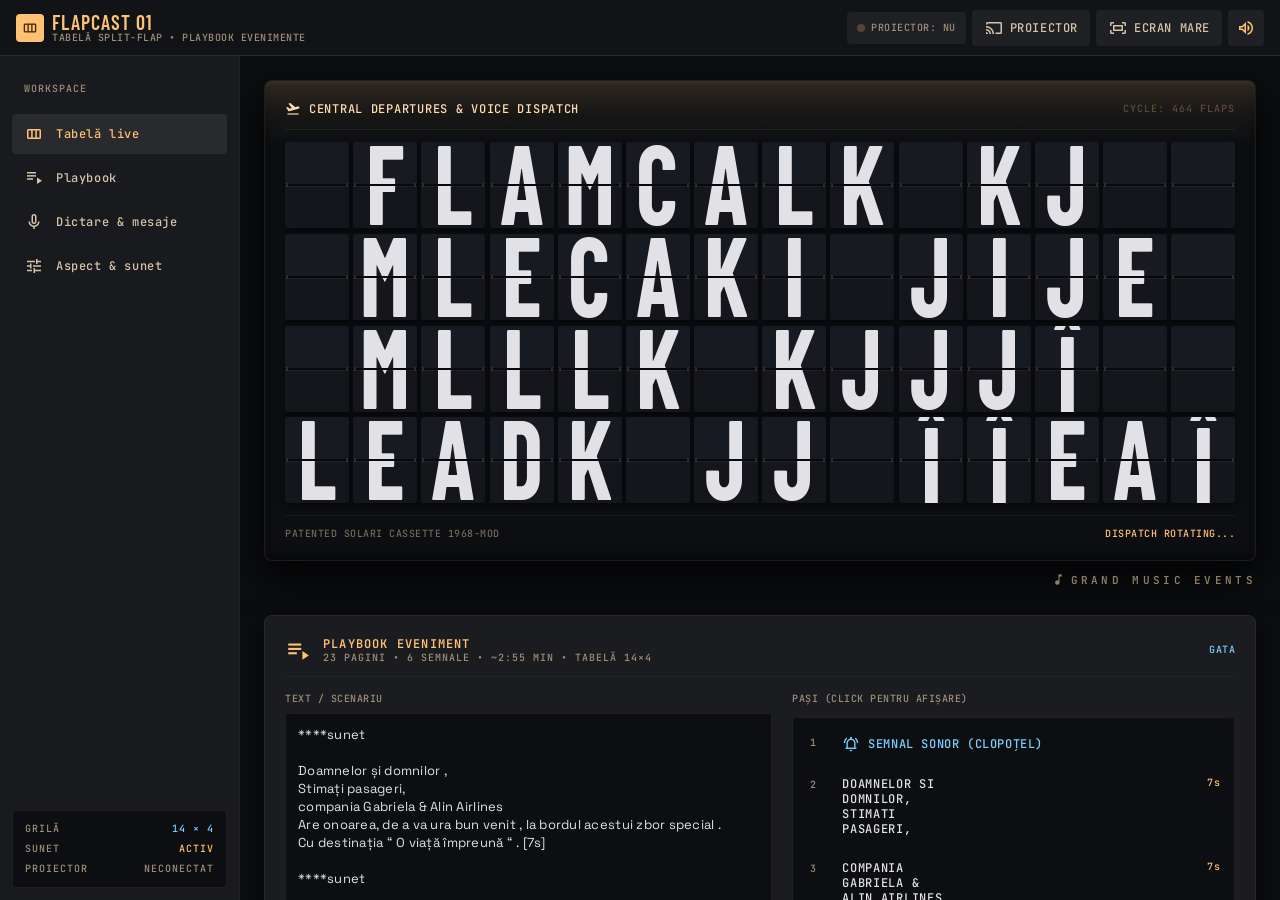
<file: laptop.html>
<!DOCTYPE html>
<html lang="ro">
<head>
<meta charset="utf-8"/>
<title>FlapCast 01</title>
<!-- The app is now a single responsive page; keep old links working -->
<meta http-equiv="refresh" content="0; url=index.html"/>
<script>location.replace('index.html' + location.hash);</script>
</head>
<body><a href="index.html">Deschide FlapCast</a></body>
</html>
</file>
<file: css/fonts.css>
/* Local fonts (Google Fonts, SIL Open Font License) – latin + latin-ext only */
/* latin-ext */
@font-face {
  font-family: 'Barlow Condensed';
  font-style: normal;
  font-weight: 600;
  font-display: swap;
  src: url(../fonts/BarlowCondensed-600-latin-ext.woff2) format('woff2');
  unicode-range: U+0100-02BA, U+02BD-02C5, U+02C7-02CC, U+02CE-02D7, U+02DD-02FF, U+0304, U+0308, U+0329, U+1D00-1DBF, U+1E00-1E9F, U+1EF2-1EFF, U+2020, U+20A0-20AB, U+20AD-20C0, U+2113, U+2C60-2C7F, U+A720-A7FF;
}
/* latin */
@font-face {
  font-family: 'Barlow Condensed';
  font-style: normal;
  font-weight: 600;
  font-display: swap;
  src: url(../fonts/BarlowCondensed-600-latin.woff2) format('woff2');
  unicode-range: U+0000-00FF, U+0131, U+0152-0153, U+02BB-02BC, U+02C6, U+02DA, U+02DC, U+0304, U+0308, U+0329, U+2000-206F, U+20AC, U+2122, U+2191, U+2193, U+2212, U+2215, U+FEFF, U+FFFD;
}
/* latin-ext */
@font-face {
  font-family: 'Barlow Condensed';
  font-style: normal;
  font-weight: 700;
  font-display: swap;
  src: url(../fonts/BarlowCondensed-700-latin-ext.woff2) format('woff2');
  unicode-range: U+0100-02BA, U+02BD-02C5, U+02C7-02CC, U+02CE-02D7, U+02DD-02FF, U+0304, U+0308, U+0329, U+1D00-1DBF, U+1E00-1E9F, U+1EF2-1EFF, U+2020, U+20A0-20AB, U+20AD-20C0, U+2113, U+2C60-2C7F, U+A720-A7FF;
}
/* latin */
@font-face {
  font-family: 'Barlow Condensed';
  font-style: normal;
  font-weight: 700;
  font-display: swap;
  src: url(../fonts/BarlowCondensed-700-latin.woff2) format('woff2');
  unicode-range: U+0000-00FF, U+0131, U+0152-0153, U+02BB-02BC, U+02C6, U+02DA, U+02DC, U+0304, U+0308, U+0329, U+2000-206F, U+20AC, U+2122, U+2191, U+2193, U+2212, U+2215, U+FEFF, U+FFFD;
}
/* latin-ext */
@font-face {
  font-family: 'JetBrains Mono';
  font-style: normal;
  font-weight: 500;
  font-display: swap;
  src: url(../fonts/JetBrainsMono-500-latin-ext.woff2) format('woff2');
  unicode-range: U+0100-02BA, U+02BD-02C5, U+02C7-02CC, U+02CE-02D7, U+02DD-02FF, U+0304, U+0308, U+0329, U+1D00-1DBF, U+1E00-1E9F, U+1EF2-1EFF, U+2020, U+20A0-20AB, U+20AD-20C0, U+2113, U+2C60-2C7F, U+A720-A7FF;
}
/* latin */
@font-face {
  font-family: 'JetBrains Mono';
  font-style: normal;
  font-weight: 500;
  font-display: swap;
  src: url(../fonts/JetBrainsMono-500-latin.woff2) format('woff2');
  unicode-range: U+0000-00FF, U+0131, U+0152-0153, U+02BB-02BC, U+02C6, U+02DA, U+02DC, U+0304, U+0308, U+0329, U+2000-206F, U+20AC, U+2122, U+2191, U+2193, U+2212, U+2215, U+FEFF, U+FFFD;
}
/* latin-ext */
@font-face {
  font-family: 'JetBrains Mono';
  font-style: normal;
  font-weight: 600;
  font-display: swap;
  src: url(../fonts/JetBrainsMono-500-latin-ext.woff2) format('woff2');
  unicode-range: U+0100-02BA, U+02BD-02C5, U+02C7-02CC, U+02CE-02D7, U+02DD-02FF, U+0304, U+0308, U+0329, U+1D00-1DBF, U+1E00-1E9F, U+1EF2-1EFF, U+2020, U+20A0-20AB, U+20AD-20C0, U+2113, U+2C60-2C7F, U+A720-A7FF;
}
/* latin */
@font-face {
  font-family: 'JetBrains Mono';
  font-style: normal;
  font-weight: 600;
  font-display: swap;
  src: url(../fonts/JetBrainsMono-500-latin.woff2) format('woff2');
  unicode-range: U+0000-00FF, U+0131, U+0152-0153, U+02BB-02BC, U+02C6, U+02DA, U+02DC, U+0304, U+0308, U+0329, U+2000-206F, U+20AC, U+2122, U+2191, U+2193, U+2212, U+2215, U+FEFF, U+FFFD;
}
/* latin-ext */
@font-face {
  font-family: 'Space Grotesk';
  font-style: normal;
  font-weight: 400;
  font-display: swap;
  src: url(../fonts/SpaceGrotesk-400-latin-ext.woff2) format('woff2');
  unicode-range: U+0100-02BA, U+02BD-02C5, U+02C7-02CC, U+02CE-02D7, U+02DD-02FF, U+0304, U+0308, U+0329, U+1D00-1DBF, U+1E00-1E9F, U+1EF2-1EFF, U+2020, U+20A0-20AB, U+20AD-20C0, U+2113, U+2C60-2C7F, U+A720-A7FF;
}
/* latin */
@font-face {
  font-family: 'Space Grotesk';
  font-style: normal;
  font-weight: 400;
  font-display: swap;
  src: url(../fonts/SpaceGrotesk-400-latin.woff2) format('woff2');
  unicode-range: U+0000-00FF, U+0131, U+0152-0153, U+02BB-02BC, U+02C6, U+02DA, U+02DC, U+0304, U+0308, U+0329, U+2000-206F, U+20AC, U+2122, U+2191, U+2193, U+2212, U+2215, U+FEFF, U+FFFD;
}
/* latin-ext */
@font-face {
  font-family: 'Space Grotesk';
  font-style: normal;
  font-weight: 500;
  font-display: swap;
  src: url(../fonts/SpaceGrotesk-400-latin-ext.woff2) format('woff2');
  unicode-range: U+0100-02BA, U+02BD-02C5, U+02C7-02CC, U+02CE-02D7, U+02DD-02FF, U+0304, U+0308, U+0329, U+1D00-1DBF, U+1E00-1E9F, U+1EF2-1EFF, U+2020, U+20A0-20AB, U+20AD-20C0, U+2113, U+2C60-2C7F, U+A720-A7FF;
}
/* latin */
@font-face {
  font-family: 'Space Grotesk';
  font-style: normal;
  font-weight: 500;
  font-display: swap;
  src: url(../fonts/SpaceGrotesk-400-latin.woff2) format('woff2');
  unicode-range: U+0000-00FF, U+0131, U+0152-0153, U+02BB-02BC, U+02C6, U+02DA, U+02DC, U+0304, U+0308, U+0329, U+2000-206F, U+20AC, U+2122, U+2191, U+2193, U+2212, U+2215, U+FEFF, U+FFFD;
}
/* latin-ext */
@font-face {
  font-family: 'Space Grotesk';
  font-style: normal;
  font-weight: 600;
  font-display: swap;
  src: url(../fonts/SpaceGrotesk-400-latin-ext.woff2) format('woff2');
  unicode-range: U+0100-02BA, U+02BD-02C5, U+02C7-02CC, U+02CE-02D7, U+02DD-02FF, U+0304, U+0308, U+0329, U+1D00-1DBF, U+1E00-1E9F, U+1EF2-1EFF, U+2020, U+20A0-20AB, U+20AD-20C0, U+2113, U+2C60-2C7F, U+A720-A7FF;
}
/* latin */
@font-face {
  font-family: 'Space Grotesk';
  font-style: normal;
  font-weight: 600;
  font-display: swap;
  src: url(../fonts/SpaceGrotesk-400-latin.woff2) format('woff2');
  unicode-range: U+0000-00FF, U+0131, U+0152-0153, U+02BB-02BC, U+02C6, U+02DA, U+02DC, U+0304, U+0308, U+0329, U+2000-206F, U+20AC, U+2122, U+2191, U+2193, U+2212, U+2215, U+FEFF, U+FFFD;
}
@font-face {
  font-family: 'Material Symbols Outlined';
  font-style: normal;
  font-weight: 400;
  font-display: block;
  src: url(../fonts/MaterialSymbolsOutlined-subset.woff2) format('woff2');
}

.material-symbols-outlined {
  font-family: 'Material Symbols Outlined';
  font-weight: normal;
  font-style: normal;
  font-size: 24px;
  line-height: 1;
  letter-spacing: normal;
  text-transform: none;
  display: inline-block;
  white-space: nowrap;
  word-wrap: normal;
  direction: ltr;
  -webkit-font-feature-settings: 'liga';
  -webkit-font-smoothing: antialiased;
}
</file>
<file: css/app.css>
*,:after,:before{--tw-border-spacing-x:0;--tw-border-spacing-y:0;--tw-translate-x:0;--tw-translate-y:0;--tw-rotate:0;--tw-skew-x:0;--tw-skew-y:0;--tw-scale-x:1;--tw-scale-y:1;--tw-pan-x: ;--tw-pan-y: ;--tw-pinch-zoom: ;--tw-scroll-snap-strictness:proximity;--tw-gradient-from-position: ;--tw-gradient-via-position: ;--tw-gradient-to-position: ;--tw-ordinal: ;--tw-slashed-zero: ;--tw-numeric-figure: ;--tw-numeric-spacing: ;--tw-numeric-fraction: ;--tw-ring-inset: ;--tw-ring-offset-width:0px;--tw-ring-offset-color:#fff;--tw-ring-color:rgba(59,130,246,.5);--tw-ring-offset-shadow:0 0 #0000;--tw-ring-shadow:0 0 #0000;--tw-shadow:0 0 #0000;--tw-shadow-colored:0 0 #0000;--tw-blur: ;--tw-brightness: ;--tw-contrast: ;--tw-grayscale: ;--tw-hue-rotate: ;--tw-invert: ;--tw-saturate: ;--tw-sepia: ;--tw-drop-shadow: ;--tw-backdrop-blur: ;--tw-backdrop-brightness: ;--tw-backdrop-contrast: ;--tw-backdrop-grayscale: ;--tw-backdrop-hue-rotate: ;--tw-backdrop-invert: ;--tw-backdrop-opacity: ;--tw-backdrop-saturate: ;--tw-backdrop-sepia: ;--tw-contain-size: ;--tw-contain-layout: ;--tw-contain-paint: ;--tw-contain-style: }::backdrop{--tw-border-spacing-x:0;--tw-border-spacing-y:0;--tw-translate-x:0;--tw-translate-y:0;--tw-rotate:0;--tw-skew-x:0;--tw-skew-y:0;--tw-scale-x:1;--tw-scale-y:1;--tw-pan-x: ;--tw-pan-y: ;--tw-pinch-zoom: ;--tw-scroll-snap-strictness:proximity;--tw-gradient-from-position: ;--tw-gradient-via-position: ;--tw-gradient-to-position: ;--tw-ordinal: ;--tw-slashed-zero: ;--tw-numeric-figure: ;--tw-numeric-spacing: ;--tw-numeric-fraction: ;--tw-ring-inset: ;--tw-ring-offset-width:0px;--tw-ring-offset-color:#fff;--tw-ring-color:rgba(59,130,246,.5);--tw-ring-offset-shadow:0 0 #0000;--tw-ring-shadow:0 0 #0000;--tw-shadow:0 0 #0000;--tw-shadow-colored:0 0 #0000;--tw-blur: ;--tw-brightness: ;--tw-contrast: ;--tw-grayscale: ;--tw-hue-rotate: ;--tw-invert: ;--tw-saturate: ;--tw-sepia: ;--tw-drop-shadow: ;--tw-backdrop-blur: ;--tw-backdrop-brightness: ;--tw-backdrop-contrast: ;--tw-backdrop-grayscale: ;--tw-backdrop-hue-rotate: ;--tw-backdrop-invert: ;--tw-backdrop-opacity: ;--tw-backdrop-saturate: ;--tw-backdrop-sepia: ;--tw-contain-size: ;--tw-contain-layout: ;--tw-contain-paint: ;--tw-contain-style: }/*! tailwindcss v3.4.19 | MIT License | https://tailwindcss.com*/*,:after,:before{box-sizing:border-box;border:0 solid #e5e7eb}:after,:before{--tw-content:""}:host,html{line-height:1.5;-webkit-text-size-adjust:100%;-moz-tab-size:4;-o-tab-size:4;tab-size:4;font-family:ui-sans-serif,system-ui,sans-serif,Apple Color Emoji,Segoe UI Emoji,Segoe UI Symbol,Noto Color Emoji;font-feature-settings:normal;font-variation-settings:normal;-webkit-tap-highlight-color:transparent}body{margin:0;line-height:inherit}hr{height:0;color:inherit;border-top-width:1px}abbr:where([title]){-webkit-text-decoration:underline dotted;text-decoration:underline dotted}h1,h2,h3,h4,h5,h6{font-size:inherit;font-weight:inherit}a{color:inherit;text-decoration:inherit}b,strong{font-weight:bolder}code,kbd,pre,samp{font-family:ui-monospace,SFMono-Regular,Menlo,Monaco,Consolas,Liberation Mono,Courier New,monospace;font-feature-settings:normal;font-variation-settings:normal;font-size:1em}small{font-size:80%}sub,sup{font-size:75%;line-height:0;position:relative;vertical-align:baseline}sub{bottom:-.25em}sup{top:-.5em}table{text-indent:0;border-color:inherit;border-collapse:collapse}button,input,optgroup,select,textarea{font-family:inherit;font-feature-settings:inherit;font-variation-settings:inherit;font-size:100%;font-weight:inherit;line-height:inherit;letter-spacing:inherit;color:inherit;margin:0;padding:0}button,select{text-transform:none}button,input:where([type=button]),input:where([type=reset]),input:where([type=submit]){-webkit-appearance:button;background-color:transparent;background-image:none}:-moz-focusring{outline:auto}:-moz-ui-invalid{box-shadow:none}progress{vertical-align:baseline}::-webkit-inner-spin-button,::-webkit-outer-spin-button{height:auto}[type=search]{-webkit-appearance:textfield;outline-offset:-2px}::-webkit-search-decoration{-webkit-appearance:none}::-webkit-file-upload-button{-webkit-appearance:button;font:inherit}summary{display:list-item}blockquote,dd,dl,figure,h1,h2,h3,h4,h5,h6,hr,p,pre{margin:0}fieldset{margin:0}fieldset,legend{padding:0}menu,ol,ul{list-style:none;margin:0;padding:0}dialog{padding:0}textarea{resize:vertical}input::-moz-placeholder,textarea::-moz-placeholder{opacity:1;color:#9ca3af}input::placeholder,textarea::placeholder{opacity:1;color:#9ca3af}[role=button],button{cursor:pointer}:disabled{cursor:default}audio,canvas,embed,iframe,img,object,svg,video{display:block;vertical-align:middle}img,video{max-width:100%;height:auto}[hidden]:where(:not([hidden=until-found])){display:none}.container{width:100%}@media (min-width:640px){.container{max-width:640px}}@media (min-width:768px){.container{max-width:768px}}@media (min-width:1024px){.container{max-width:1024px}}@media (min-width:1280px){.container{max-width:1280px}}@media (min-width:1536px){.container{max-width:1536px}}.fc-btn{display:flex;height:2.5rem;align-items:center;justify-content:center;gap:.375rem;border-radius:.25rem;border-width:1px;border-color:rgba(83,68,52,.2);--tw-bg-opacity:1;background-color:rgb(30 32 35/var(--tw-bg-opacity,1));padding-left:.75rem;padding-right:.75rem;font-family:JetBrains Mono;font-size:12px;line-height:16px;font-weight:500;text-transform:uppercase;letter-spacing:.05em;--tw-text-opacity:1;color:rgb(226 226 230/var(--tw-text-opacity,1));transition-property:color,background-color,border-color,text-decoration-color,fill,stroke;transition-timing-function:cubic-bezier(.4,0,.2,1);transition-duration:.15s}.fc-btn:hover{--tw-bg-opacity:1;background-color:rgb(40 42 45/var(--tw-bg-opacity,1))}.fc-btn:disabled{cursor:not-allowed;opacity:.4}.fc-seg{height:2.25rem;flex:1 1 0%;border-radius:.125rem;font-family:JetBrains Mono;font-size:11px;text-transform:uppercase;letter-spacing:.05em;--tw-text-opacity:1;color:rgb(216 195 173/var(--tw-text-opacity,1));transition-property:all;transition-timing-function:cubic-bezier(.4,0,.2,1);transition-duration:.15s}.fc-seg:hover{--tw-bg-opacity:1;background-color:rgb(30 32 35/var(--tw-bg-opacity,1));--tw-text-opacity:1;color:rgb(255 193 116/var(--tw-text-opacity,1))}.fc-seg.is-active{--tw-bg-opacity:1;font-weight:700;--tw-text-opacity:1;--tw-shadow:0 1px 2px 0 rgba(0,0,0,.05);--tw-shadow-colored:0 1px 2px 0 var(--tw-shadow-color);box-shadow:var(--tw-ring-offset-shadow,0 0 #0000),var(--tw-ring-shadow,0 0 #0000),var(--tw-shadow)}.fc-seg.is-active,.fc-seg.is-active:hover{background-color:rgb(255 193 116/var(--tw-bg-opacity,1));color:rgb(71 42 0/var(--tw-text-opacity,1))}.fc-seg.is-active:hover{--tw-bg-opacity:1;--tw-text-opacity:1}.fc-check{display:flex;cursor:pointer;align-items:center;gap:.5rem;font-family:JetBrains Mono;font-size:10px;line-height:12px;letter-spacing:.1em;font-weight:500;text-transform:uppercase;--tw-text-opacity:1;color:rgb(216 195 173/var(--tw-text-opacity,1))}.fc-check input{height:1rem;width:1rem;accent-color:#ffc174}.fc-input{height:2.5rem;width:100%;-webkit-user-select:text;-moz-user-select:text;user-select:text;border-radius:.25rem;border-width:1px;border-color:rgba(83,68,52,.3);--tw-bg-opacity:1;background-color:rgb(30 32 35/var(--tw-bg-opacity,1));padding-left:.75rem;padding-right:.75rem;font-family:JetBrains Mono;font-size:12px;line-height:16px;letter-spacing:.06em;font-weight:500;--tw-text-opacity:1;color:rgb(226 226 230/var(--tw-text-opacity,1))}.fc-input:focus{border-color:rgba(255,193,116,.6);outline:2px solid transparent;outline-offset:2px}.fc-theme-btn{display:flex;align-items:center;gap:.5rem;border-radius:.25rem;border-width:1px;border-color:rgba(83,68,52,.3);--tw-bg-opacity:1;background-color:rgb(30 32 35/var(--tw-bg-opacity,1));padding:.5rem;text-align:left;font-family:JetBrains Mono;font-size:10px;line-height:12px;font-weight:500;text-transform:uppercase;letter-spacing:.05em;--tw-text-opacity:1;color:rgb(216 195 173/var(--tw-text-opacity,1));transition-property:color,background-color,border-color,text-decoration-color,fill,stroke;transition-timing-function:cubic-bezier(.4,0,.2,1);transition-duration:.15s}.fc-theme-btn:hover{border-color:rgba(255,193,116,.5)}.fc-theme-btn.is-active{--tw-border-opacity:1;border-color:rgb(255 193 116/var(--tw-border-opacity,1));--tw-bg-opacity:1;background-color:rgb(40 42 45/var(--tw-bg-opacity,1));--tw-text-opacity:1;color:rgb(255 193 116/var(--tw-text-opacity,1))}.fc-swatch{display:flex;height:2.25rem;width:1.75rem;flex-shrink:0;align-items:center;justify-content:center;border-radius:.125rem;font-size:22px;font-weight:700;font-family:Barlow Condensed,sans-serif}.fc-nav.is-active{--tw-bg-opacity:1;background-color:rgb(40 42 45/var(--tw-bg-opacity,1));--tw-text-opacity:1;color:rgb(255 193 116/var(--tw-text-opacity,1))}.pointer-events-none{pointer-events:none}.visible{visibility:visible}.fixed{position:fixed}.absolute{position:absolute}.relative{position:relative}.sticky{position:sticky}.inset-0{inset:0}.inset-x-0{left:0;right:0}.-right-12{right:-3rem}.-top-12{top:-3rem}.bottom-0{bottom:0}.bottom-4{bottom:1rem}.left-0{left:0}.right-4{right:1rem}.top-0{top:0}.top-1\/2{top:50%}.z-20{z-index:20}.z-40{z-index:40}.z-\[10000\]{z-index:10000}.z-\[10001\]{z-index:10001}.m-0{margin:0}.mx-auto{margin-left:auto;margin-right:auto}.mb-1{margin-bottom:.25rem}.mb-2{margin-bottom:.5rem}.ml-auto{margin-left:auto}.mt-0\.5{margin-top:.125rem}.mt-2{margin-top:.5rem}.line-clamp-2{overflow:hidden;display:-webkit-box;-webkit-box-orient:vertical;-webkit-line-clamp:2}.block{display:block}.flex{display:flex}.grid{display:grid}.hidden{display:none}.\!h-8{height:2rem!important}.h-1{height:.25rem}.h-1\.5{height:.375rem}.h-1\/2{height:50%}.h-10{height:2.5rem}.h-11{height:2.75rem}.h-12{height:3rem}.h-14{height:3.5rem}.h-16{height:4rem}.h-2{height:.5rem}.h-2\.5{height:.625rem}.h-3{height:.75rem}.h-48{height:12rem}.h-6{height:1.5rem}.h-7{height:1.75rem}.h-8{height:2rem}.h-9{height:2.25rem}.max-h-\[132px\]{max-height:132px}.max-h-\[320px\]{max-height:320px}.min-h-0{min-height:0}.min-h-\[120px\]{min-height:120px}.min-h-\[64px\]{min-height:64px}.min-h-screen{min-height:100vh}.w-1{width:.25rem}.w-10{width:2.5rem}.w-12{width:3rem}.w-16{width:4rem}.w-2{width:.5rem}.w-3{width:.75rem}.w-48{width:12rem}.w-6{width:1.5rem}.w-60{width:15rem}.w-7{width:1.75rem}.w-8{width:2rem}.w-9{width:2.25rem}.w-full{width:100%}.min-w-0{min-width:0}.max-w-xl{max-width:36rem}.flex-1{flex:1 1 0%}.shrink{flex-shrink:1}.shrink-0{flex-shrink:0}.transform{transform:translate(var(--tw-translate-x),var(--tw-translate-y)) rotate(var(--tw-rotate)) skewX(var(--tw-skew-x)) skewY(var(--tw-skew-y)) scaleX(var(--tw-scale-x)) scaleY(var(--tw-scale-y))}@keyframes ping{75%,to{transform:scale(2);opacity:0}}.animate-ping{animation:ping 1s cubic-bezier(0,0,.2,1) infinite}@keyframes pulse{50%{opacity:.5}}.animate-pulse{animation:pulse 2s cubic-bezier(.4,0,.6,1) infinite}.cursor-pointer{cursor:pointer}.select-none{-webkit-user-select:none;-moz-user-select:none;user-select:none}.select-text{-webkit-user-select:text;-moz-user-select:text;user-select:text}.resize-y{resize:vertical}.resize{resize:both}.grid-cols-1{grid-template-columns:repeat(1,minmax(0,1fr))}.grid-cols-2{grid-template-columns:repeat(2,minmax(0,1fr))}.flex-col{flex-direction:column}.flex-wrap{flex-wrap:wrap}.items-start{align-items:flex-start}.items-end{align-items:flex-end}.items-center{align-items:center}.items-stretch{align-items:stretch}.justify-end{justify-content:flex-end}.justify-center{justify-content:center}.justify-between{justify-content:space-between}.justify-around{justify-content:space-around}.gap-1{gap:.25rem}.gap-1\.5{gap:.375rem}.gap-2{gap:.5rem}.gap-3{gap:.75rem}.gap-4{gap:1rem}.gap-5{gap:1.25rem}.gap-x-4{-moz-column-gap:1rem;column-gap:1rem}.gap-y-2{row-gap:.5rem}.overflow-hidden{overflow:hidden}.overflow-y-auto{overflow-y:auto}.truncate{overflow:hidden;text-overflow:ellipsis;white-space:nowrap}.whitespace-pre{white-space:pre}.rounded{border-radius:.125rem}.rounded-full{border-radius:.75rem}.rounded-lg{border-radius:.25rem}.rounded-xl{border-radius:.5rem}.border{border-width:1px}.border-b{border-bottom-width:1px}.border-r{border-right-width:1px}.border-t{border-top-width:1px}.\!border-primary\/60{border-color:rgba(255,193,116,.6)!important}.border-\[\#282a2d\]{--tw-border-opacity:1;border-color:rgb(40 42 45/var(--tw-border-opacity,1))}.border-error\/50{border-color:hsla(6,100%,84%,.5)}.border-outline-variant\/20{border-color:rgba(83,68,52,.2)}.border-outline-variant\/30{border-color:rgba(83,68,52,.3)}.border-transparent{border-color:transparent}.bg-\[\#0b0d10\]{--tw-bg-opacity:1;background-color:rgb(11 13 16/var(--tw-bg-opacity,1))}.bg-\[\#111317\]{--tw-bg-opacity:1;background-color:rgb(17 19 23/var(--tw-bg-opacity,1))}.bg-black\/85{background-color:rgba(0,0,0,.85)}.bg-error{--tw-bg-opacity:1;background-color:rgb(255 180 171/var(--tw-bg-opacity,1))}.bg-error-container\/70{background-color:rgba(147,0,10,.7)}.bg-outline-variant{--tw-bg-opacity:1;background-color:rgb(83 68 52/var(--tw-bg-opacity,1))}.bg-primary{--tw-bg-opacity:1;background-color:rgb(255 193 116/var(--tw-bg-opacity,1))}.bg-primary-container\/20{background-color:rgba(245,158,11,.2)}.bg-primary\/0{background-color:rgba(255,193,116,0)}.bg-primary\/15{background-color:rgba(255,193,116,.15)}.bg-primary\/20{background-color:rgba(255,193,116,.2)}.bg-primary\/40{background-color:rgba(255,193,116,.4)}.bg-primary\/50{background-color:rgba(255,193,116,.5)}.bg-secondary{--tw-bg-opacity:1;background-color:rgb(123 208 255/var(--tw-bg-opacity,1))}.bg-surface-container{--tw-bg-opacity:1;background-color:rgb(30 32 35/var(--tw-bg-opacity,1))}.bg-surface-container-high{--tw-bg-opacity:1;background-color:rgb(40 42 45/var(--tw-bg-opacity,1))}.bg-surface-container-low{--tw-bg-opacity:1;background-color:rgb(26 28 31/var(--tw-bg-opacity,1))}.bg-surface-container-low\/90{background-color:rgba(26,28,31,.9)}.bg-surface-container-low\/95{background-color:rgba(26,28,31,.95)}.bg-surface-container-lowest{--tw-bg-opacity:1;background-color:rgb(12 14 17/var(--tw-bg-opacity,1))}.bg-surface-container-lowest\/95{background-color:rgba(12,14,17,.95)}.bg-transparent{background-color:transparent}.bg-gradient-to-b{background-image:linear-gradient(to bottom,var(--tw-gradient-stops))}.bg-gradient-to-r{background-image:linear-gradient(to right,var(--tw-gradient-stops))}.from-primary-container{--tw-gradient-from:#f59e0b var(--tw-gradient-from-position);--tw-gradient-to:rgba(245,158,11,0) var(--tw-gradient-to-position);--tw-gradient-stops:var(--tw-gradient-from),var(--tw-gradient-to)}.from-primary\/15{--tw-gradient-from:rgba(255,193,116,.15) var(--tw-gradient-from-position);--tw-gradient-to:rgba(255,193,116,0) var(--tw-gradient-to-position);--tw-gradient-stops:var(--tw-gradient-from),var(--tw-gradient-to)}.from-surface-container-high{--tw-gradient-from:#282a2d var(--tw-gradient-from-position);--tw-gradient-to:rgba(40,42,45,0) var(--tw-gradient-to-position);--tw-gradient-stops:var(--tw-gradient-from),var(--tw-gradient-to)}.via-primary\/5{--tw-gradient-to:rgba(255,193,116,0) var(--tw-gradient-to-position);--tw-gradient-stops:var(--tw-gradient-from),rgba(255,193,116,.05) var(--tw-gradient-via-position),var(--tw-gradient-to)}.to-primary{--tw-gradient-to:#ffc174 var(--tw-gradient-to-position)}.to-surface-container{--tw-gradient-to:#1e2023 var(--tw-gradient-to-position)}.to-transparent{--tw-gradient-to:transparent var(--tw-gradient-to-position)}.p-1{padding:.25rem}.p-2{padding:.5rem}.p-3{padding:.75rem}.p-4{padding:1rem}.p-6{padding:1.5rem}.px-1{padding-left:.25rem;padding-right:.25rem}.px-2{padding-left:.5rem;padding-right:.5rem}.px-2\.5{padding-left:.625rem;padding-right:.625rem}.px-3{padding-left:.75rem;padding-right:.75rem}.px-4{padding-left:1rem;padding-right:1rem}.px-5{padding-left:1.25rem;padding-right:1.25rem}.py-1{padding-top:.25rem;padding-bottom:.25rem}.py-1\.5{padding-top:.375rem;padding-bottom:.375rem}.py-2{padding-top:.5rem;padding-bottom:.5rem}.py-2\.5{padding-top:.625rem;padding-bottom:.625rem}.py-3{padding-top:.75rem;padding-bottom:.75rem}.pb-2{padding-bottom:.5rem}.pb-28{padding-bottom:7rem}.pb-3{padding-bottom:.75rem}.pl-3{padding-left:.75rem}.pr-1{padding-right:.25rem}.pt-0\.5{padding-top:.125rem}.pt-1{padding-top:.25rem}.pt-2{padding-top:.5rem}.text-left{text-align:left}.text-center{text-align:center}.text-right{text-align:right}.font-body-lg,.font-body-md,.font-body-sm{font-family:Space Grotesk}.font-headline-md,.font-headline-sm{font-family:Barlow Condensed}.font-label-md,.font-label-sm{font-family:JetBrains Mono}.font-mono{font-family:ui-monospace,SFMono-Regular,Menlo,Monaco,Consolas,Liberation Mono,Courier New,monospace}.text-\[16px\]{font-size:16px}.text-\[18px\]{font-size:18px}.text-\[20px\]{font-size:20px}.text-\[22px\]{font-size:22px}.text-\[24px\]{font-size:24px}.text-\[26px\]{font-size:26px}.text-\[64px\]{font-size:64px}.text-body-lg{font-size:18px;line-height:26px}.text-body-lg,.text-body-md{letter-spacing:.01em;font-weight:400}.text-body-md{font-size:15px;line-height:22px}.text-body-sm{font-size:13px;line-height:18px;letter-spacing:.02em;font-weight:400}.text-headline-md{font-size:24px;line-height:26px;letter-spacing:.05em;font-weight:600}.text-headline-sm{font-size:20px;line-height:22px;letter-spacing:.04em;font-weight:600}.text-label-md{font-size:12px;line-height:16px;letter-spacing:.06em;font-weight:500}.text-label-sm{font-size:10px;line-height:12px;letter-spacing:.1em;font-weight:500}.font-bold{font-weight:700}.font-semibold{font-weight:600}.uppercase{text-transform:uppercase}.italic{font-style:italic}.leading-none{line-height:1}.leading-relaxed{line-height:1.625}.leading-snug{line-height:1.375}.leading-tight{line-height:1.25}.tracking-wider{letter-spacing:.05em}.tracking-widest{letter-spacing:.1em}.\!text-primary{--tw-text-opacity:1!important;color:rgb(255 193 116/var(--tw-text-opacity,1))!important}.text-error{--tw-text-opacity:1;color:rgb(255 180 171/var(--tw-text-opacity,1))}.text-on-error-container{--tw-text-opacity:1;color:rgb(255 218 214/var(--tw-text-opacity,1))}.text-on-primary{--tw-text-opacity:1;color:rgb(71 42 0/var(--tw-text-opacity,1))}.text-on-surface{--tw-text-opacity:1;color:rgb(226 226 230/var(--tw-text-opacity,1))}.text-on-surface-variant{--tw-text-opacity:1;color:rgb(216 195 173/var(--tw-text-opacity,1))}.text-outline{--tw-text-opacity:1;color:rgb(160 142 122/var(--tw-text-opacity,1))}.text-outline-variant{--tw-text-opacity:1;color:rgb(83 68 52/var(--tw-text-opacity,1))}.text-outline\/70{color:hsla(32,17%,55%,.7)}.text-primary{--tw-text-opacity:1;color:rgb(255 193 116/var(--tw-text-opacity,1))}.text-primary-fixed-dim{--tw-text-opacity:1;color:rgb(255 185 95/var(--tw-text-opacity,1))}.text-primary\/70{color:rgba(255,193,116,.7)}.text-secondary{--tw-text-opacity:1;color:rgb(123 208 255/var(--tw-text-opacity,1))}.accent-primary{accent-color:#ffc174}.shadow{--tw-shadow:0 1px 3px 0 rgba(0,0,0,.1),0 1px 2px -1px rgba(0,0,0,.1);--tw-shadow-colored:0 1px 3px 0 var(--tw-shadow-color),0 1px 2px -1px var(--tw-shadow-color)}.shadow,.shadow-\[0_-4px_24px_rgba\(0\2c 0\2c 0\2c 0\.7\)\]{box-shadow:var(--tw-ring-offset-shadow,0 0 #0000),var(--tw-ring-shadow,0 0 #0000),var(--tw-shadow)}.shadow-\[0_-4px_24px_rgba\(0\2c 0\2c 0\2c 0\.7\)\]{--tw-shadow:0 -4px 24px rgba(0,0,0,.7);--tw-shadow-colored:0 -4px 24px var(--tw-shadow-color)}.shadow-\[0_0_12px_\#f59e0b\]{--tw-shadow:0 0 12px #f59e0b;--tw-shadow-colored:0 0 12px var(--tw-shadow-color)}.shadow-\[0_0_12px_\#f59e0b\],.shadow-\[0_0_8px_\#ffc174\]{box-shadow:var(--tw-ring-offset-shadow,0 0 #0000),var(--tw-ring-shadow,0 0 #0000),var(--tw-shadow)}.shadow-\[0_0_8px_\#ffc174\]{--tw-shadow:0 0 8px #ffc174;--tw-shadow-colored:0 0 8px var(--tw-shadow-color)}.shadow-\[0_4px_12px_rgba\(245\2c 158\2c 11\2c 0\.25\)\]{--tw-shadow:0 4px 12px rgba(245,158,11,.25);--tw-shadow-colored:0 4px 12px var(--tw-shadow-color);box-shadow:var(--tw-ring-offset-shadow,0 0 #0000),var(--tw-ring-shadow,0 0 #0000),var(--tw-shadow)}.shadow-\[0_6px_0_\#0c0e11\2c 0_12px_20px_rgba\(0\2c 0\2c 0\2c 0\.6\)\]{--tw-shadow:0 6px 0 #0c0e11,0 12px 20px rgba(0,0,0,.6);--tw-shadow-colored:0 6px 0 var(--tw-shadow-color),0 12px 20px var(--tw-shadow-color);box-shadow:var(--tw-ring-offset-shadow,0 0 #0000),var(--tw-ring-shadow,0 0 #0000),var(--tw-shadow)}.shadow-\[0_8px_24px_rgba\(0\2c 0\2c 0\2c 0\.5\)\]{--tw-shadow:0 8px 24px rgba(0,0,0,.5);--tw-shadow-colored:0 8px 24px var(--tw-shadow-color);box-shadow:var(--tw-ring-offset-shadow,0 0 #0000),var(--tw-ring-shadow,0 0 #0000),var(--tw-shadow)}.shadow-\[0_8px_24px_rgba\(0\2c 0\2c 0\2c 0\.6\)\]{--tw-shadow:0 8px 24px rgba(0,0,0,.6);--tw-shadow-colored:0 8px 24px var(--tw-shadow-color);box-shadow:var(--tw-ring-offset-shadow,0 0 #0000),var(--tw-ring-shadow,0 0 #0000),var(--tw-shadow)}.shadow-\[0_8px_24px_rgba\(0\2c 0\2c 0\2c 0\.7\)\]{--tw-shadow:0 8px 24px rgba(0,0,0,.7);--tw-shadow-colored:0 8px 24px var(--tw-shadow-color)}.shadow-\[0_8px_24px_rgba\(0\2c 0\2c 0\2c 0\.7\)\],.shadow-inner{box-shadow:var(--tw-ring-offset-shadow,0 0 #0000),var(--tw-ring-shadow,0 0 #0000),var(--tw-shadow)}.shadow-inner{--tw-shadow:inset 0 2px 4px 0 rgba(0,0,0,.05);--tw-shadow-colored:inset 0 2px 4px 0 var(--tw-shadow-color)}.shadow-md{--tw-shadow:0 4px 6px -1px rgba(0,0,0,.1),0 2px 4px -2px rgba(0,0,0,.1);--tw-shadow-colored:0 4px 6px -1px var(--tw-shadow-color),0 2px 4px -2px var(--tw-shadow-color)}.shadow-md,.shadow-sm{box-shadow:var(--tw-ring-offset-shadow,0 0 #0000),var(--tw-ring-shadow,0 0 #0000),var(--tw-shadow)}.shadow-sm{--tw-shadow:0 1px 2px 0 rgba(0,0,0,.05);--tw-shadow-colored:0 1px 2px 0 var(--tw-shadow-color)}.blur-2xl{--tw-blur:blur(40px)}.blur-2xl,.filter{filter:var(--tw-blur) var(--tw-brightness) var(--tw-contrast) var(--tw-grayscale) var(--tw-hue-rotate) var(--tw-invert) var(--tw-saturate) var(--tw-sepia) var(--tw-drop-shadow)}.backdrop-blur{--tw-backdrop-blur:blur(8px)}.backdrop-blur,.backdrop-blur-xl{-webkit-backdrop-filter:var(--tw-backdrop-blur) var(--tw-backdrop-brightness) var(--tw-backdrop-contrast) var(--tw-backdrop-grayscale) var(--tw-backdrop-hue-rotate) var(--tw-backdrop-invert) var(--tw-backdrop-opacity) var(--tw-backdrop-saturate) var(--tw-backdrop-sepia);backdrop-filter:var(--tw-backdrop-blur) var(--tw-backdrop-brightness) var(--tw-backdrop-contrast) var(--tw-backdrop-grayscale) var(--tw-backdrop-hue-rotate) var(--tw-backdrop-invert) var(--tw-backdrop-opacity) var(--tw-backdrop-saturate) var(--tw-backdrop-sepia)}.backdrop-blur-xl{--tw-backdrop-blur:blur(24px)}.transition{transition-property:color,background-color,border-color,text-decoration-color,fill,stroke,opacity,box-shadow,transform,filter,-webkit-backdrop-filter;transition-property:color,background-color,border-color,text-decoration-color,fill,stroke,opacity,box-shadow,transform,filter,backdrop-filter;transition-property:color,background-color,border-color,text-decoration-color,fill,stroke,opacity,box-shadow,transform,filter,backdrop-filter,-webkit-backdrop-filter;transition-timing-function:cubic-bezier(.4,0,.2,1);transition-duration:.15s}.transition-all{transition-property:all;transition-timing-function:cubic-bezier(.4,0,.2,1);transition-duration:.15s}.transition-colors{transition-property:color,background-color,border-color,text-decoration-color,fill,stroke;transition-timing-function:cubic-bezier(.4,0,.2,1);transition-duration:.15s}.transition-transform{transition-property:transform;transition-timing-function:cubic-bezier(.4,0,.2,1);transition-duration:.15s}.duration-300{transition-duration:.3s}.duration-500{transition-duration:.5s}.duration-75{transition-duration:75ms}.ease-in{transition-timing-function:cubic-bezier(.4,0,1,1)}:root,[data-theme=solari]{--fc-page:#050607;--fc-chassis:#0c0e11;--fc-top:#171a20;--fc-bottom:#14161b;--fc-glyph:#e2e2e6;--fc-seam:#08090c;--fc-notch:rgba(83,68,52,.6);--fc-accent:#ffddb8}[data-theme=gold]{--fc-page:#050403;--fc-chassis:#0d0b08;--fc-top:#1c1813;--fc-bottom:#16130f;--fc-glyph:#e8c77a;--fc-seam:#050403;--fc-notch:hsla(42,71%,69%,.35);--fc-accent:#e8c77a}[data-theme=cream]{--fc-page:#e9e1d3;--fc-chassis:#d6cbb8;--fc-top:#f6f0e6;--fc-bottom:#ece4d6;--fc-glyph:#3a2f26;--fc-seam:#b8ab96;--fc-notch:rgba(90,70,54,.4);--fc-accent:#5a4636}[data-theme=airport]{--fc-page:#030814;--fc-chassis:#07122a;--fc-top:#102042;--fc-bottom:#0c1a37;--fc-glyph:#ffd23f;--fc-seam:#030a1a;--fc-notch:rgba(255,210,63,.3);--fc-accent:#ffd23f}body,html{margin:0;padding:0}body{overscroll-behavior:none;-webkit-tap-highlight-color:transparent}::-webkit-scrollbar{width:6px;height:6px}::-webkit-scrollbar-track{background:#111317}::-webkit-scrollbar-thumb{background:#333538;border-radius:3px}::-webkit-scrollbar-thumb:hover{background:#534434}.fc-safe-bottom{padding-bottom:env(safe-area-inset-bottom,0)}.fc-section{scroll-margin-top:72px}@media (min-width:1024px){.fc-section{scroll-margin-top:24px}}.fc-scroll::-webkit-scrollbar{width:6px}.fc-scroll::-webkit-scrollbar-thumb{background:#534434;border-radius:3px}.fc-chassis{background:var(--fc-chassis);border:1px solid rgba(83,68,52,.25);box-shadow:0 16px 36px rgba(0,0,0,.85),inset 0 2px 4px hsla(0,0%,100%,.06),inset 0 -3px 8px rgba(0,0,0,.6)}.fc-accent{color:var(--fc-accent)}.fc-matrix{gap:clamp(3px,.45vw,8px)}.fc-row{gap:clamp(2px,.35vw,6px)}.fc-tile{aspect-ratio:1/1.35;container-type:inline-size;background:var(--fc-bottom);border-radius:3px;box-shadow:0 3px 6px rgba(0,0,0,.55)}.fc-tile:hover{filter:brightness(1.1)}.fc-top{background:var(--fc-top)}.fc-bottom{background:var(--fc-bottom)}.fc-glyph{font-family:Barlow Condensed,sans-serif;font-weight:700;font-size:var(--fc-glyph-size,178cqw);line-height:1;color:var(--fc-glyph);white-space:pre;letter-spacing:0}.fc-seam{height:2px;transform:translateY(-50%);background:var(--fc-seam);box-shadow:0 1px 1px hsla(0,0%,100%,.06);padding:0 1px}.fc-notch{width:1.5px;height:4px;border-radius:9999px;background:var(--fc-notch)}[data-theme=cream] .fc-tile{box-shadow:0 2px 4px rgba(60,40,20,.35)}[data-theme=cream] .fc-chassis{border-color:rgba(90,70,54,.3);box-shadow:0 16px 36px rgba(0,0,0,.5)}[data-theme=cream] .fc-chassis-foot,[data-theme=cream] .fc-chassis-head{border-color:rgba(90,70,54,.25)}[data-theme=cream] #boardFooter,[data-theme=cream] #flipCountBadge{color:#7a6a58}.fc-brand{display:flex;align-items:center;justify-content:flex-end;gap:.4em;margin-top:8px;font-family:JetBrains Mono,monospace;font-weight:600;font-size:11px;letter-spacing:.3em;text-transform:uppercase;color:var(--fc-accent);opacity:.55;pointer-events:none;-webkit-user-select:none;-moz-user-select:none;user-select:none}.fc-brand .material-symbols-outlined{font-size:1.35em;letter-spacing:0}.fc-brand.is-hidden{display:none}body.fc-present .fc-brand{position:fixed;right:2.2vw;bottom:1.8vh;margin:0;z-index:9999;font-size:clamp(11px,1.05vw,22px)}body.fc-present{overflow:hidden!important;cursor:none}body.fc-present.fc-cursor:not(.fc-recording){cursor:default}body.fc-present #sec-board{position:fixed!important;inset:0;z-index:9998;margin:0!important;padding:2vh 2vw;background:var(--fc-page);display:flex;align-items:center;justify-content:center}body.fc-present #sec-board .fc-chassis{max-width:none}#fc-present-bar{display:none}body.fc-present #fc-present-bar{display:flex;position:fixed;left:50%;bottom:24px;transform:translateX(-50%);z-index:9999;opacity:0;pointer-events:none;transition:opacity .25s}body.fc-present.fc-cursor:not(.fc-recording) #fc-present-bar{opacity:1;pointer-events:auto}html.fc-display #fc-present-bar{display:none!important}html.fc-display body{cursor:none}.placeholder\:text-outline-variant::-moz-placeholder{--tw-text-opacity:1;color:rgb(83 68 52/var(--tw-text-opacity,1))}.placeholder\:text-outline-variant::placeholder{--tw-text-opacity:1;color:rgb(83 68 52/var(--tw-text-opacity,1))}.hover\:bg-error-container:hover{--tw-bg-opacity:1;background-color:rgb(147 0 10/var(--tw-bg-opacity,1))}.hover\:bg-primary-fixed:hover{--tw-bg-opacity:1;background-color:rgb(255 221 184/var(--tw-bg-opacity,1))}.hover\:bg-surface-container:hover{--tw-bg-opacity:1;background-color:rgb(30 32 35/var(--tw-bg-opacity,1))}.hover\:bg-surface-container-high:hover{--tw-bg-opacity:1;background-color:rgb(40 42 45/var(--tw-bg-opacity,1))}.hover\:text-primary:hover{--tw-text-opacity:1;color:rgb(255 193 116/var(--tw-text-opacity,1))}.hover\:text-primary-fixed:hover{--tw-text-opacity:1;color:rgb(255 221 184/var(--tw-text-opacity,1))}.hover\:brightness-110:hover{--tw-brightness:brightness(1.1);filter:var(--tw-blur) var(--tw-brightness) var(--tw-contrast) var(--tw-grayscale) var(--tw-hue-rotate) var(--tw-invert) var(--tw-saturate) var(--tw-sepia) var(--tw-drop-shadow)}.focus\:border-primary\/60:focus{border-color:rgba(255,193,116,.6)}.focus\:outline-none:focus{outline:2px solid transparent;outline-offset:2px}.active\:translate-y-0\.5:active{--tw-translate-y:0.125rem}.active\:scale-95:active,.active\:translate-y-0\.5:active{transform:translate(var(--tw-translate-x),var(--tw-translate-y)) rotate(var(--tw-rotate)) skewX(var(--tw-skew-x)) skewY(var(--tw-skew-y)) scaleX(var(--tw-scale-x)) scaleY(var(--tw-scale-y))}.active\:scale-95:active{--tw-scale-x:.95;--tw-scale-y:.95}.group:hover .group-hover\:scale-110{--tw-scale-x:1.1;--tw-scale-y:1.1;transform:translate(var(--tw-translate-x),var(--tw-translate-y)) rotate(var(--tw-rotate)) skewX(var(--tw-skew-x)) skewY(var(--tw-skew-y)) scaleX(var(--tw-scale-x)) scaleY(var(--tw-scale-y))}@media (min-width:640px){.sm\:mb-3{margin-bottom:.75rem}.sm\:mt-3{margin-top:.75rem}.sm\:flex{display:flex}.sm\:w-auto{width:auto}.sm\:grid-cols-2{grid-template-columns:repeat(2,minmax(0,1fr))}.sm\:grid-cols-4{grid-template-columns:repeat(4,minmax(0,1fr))}.sm\:flex-row{flex-direction:row}.sm\:items-center{align-items:center}.sm\:p-5{padding:1.25rem}.sm\:px-3{padding-left:.75rem;padding-right:.75rem}.sm\:px-4{padding-left:1rem;padding-right:1rem}.sm\:pb-3{padding-bottom:.75rem}.sm\:pt-3{padding-top:.75rem}.sm\:font-label-md{font-family:JetBrains Mono}.sm\:text-label-md{font-size:12px;line-height:16px;letter-spacing:.06em;font-weight:500}}@media (min-width:768px){.md\:col-span-2{grid-column:span 2/span 2}.md\:inline{display:inline}.md\:grid-cols-2{grid-template-columns:repeat(2,minmax(0,1fr))}}@media (min-width:1024px){.lg\:flex{display:flex}.lg\:hidden{display:none}.lg\:h-screen{height:100vh}.lg\:gap-6{gap:1.5rem}.lg\:overflow-hidden{overflow:hidden}.lg\:overflow-y-auto{overflow-y:auto}.lg\:p-6{padding:1.5rem}.lg\:pb-8{padding-bottom:2rem}}@media (min-width:1280px){.xl\:grid-cols-2{grid-template-columns:repeat(2,minmax(0,1fr))}.xl\:grid-cols-\[1\.1fr_1fr\]{grid-template-columns:1.1fr 1fr}}@media (min-width:1536px){.\32xl\:col-span-1{grid-column:span 1/span 1}.\32xl\:grid-cols-3{grid-template-columns:repeat(3,minmax(0,1fr))}}
</file>
